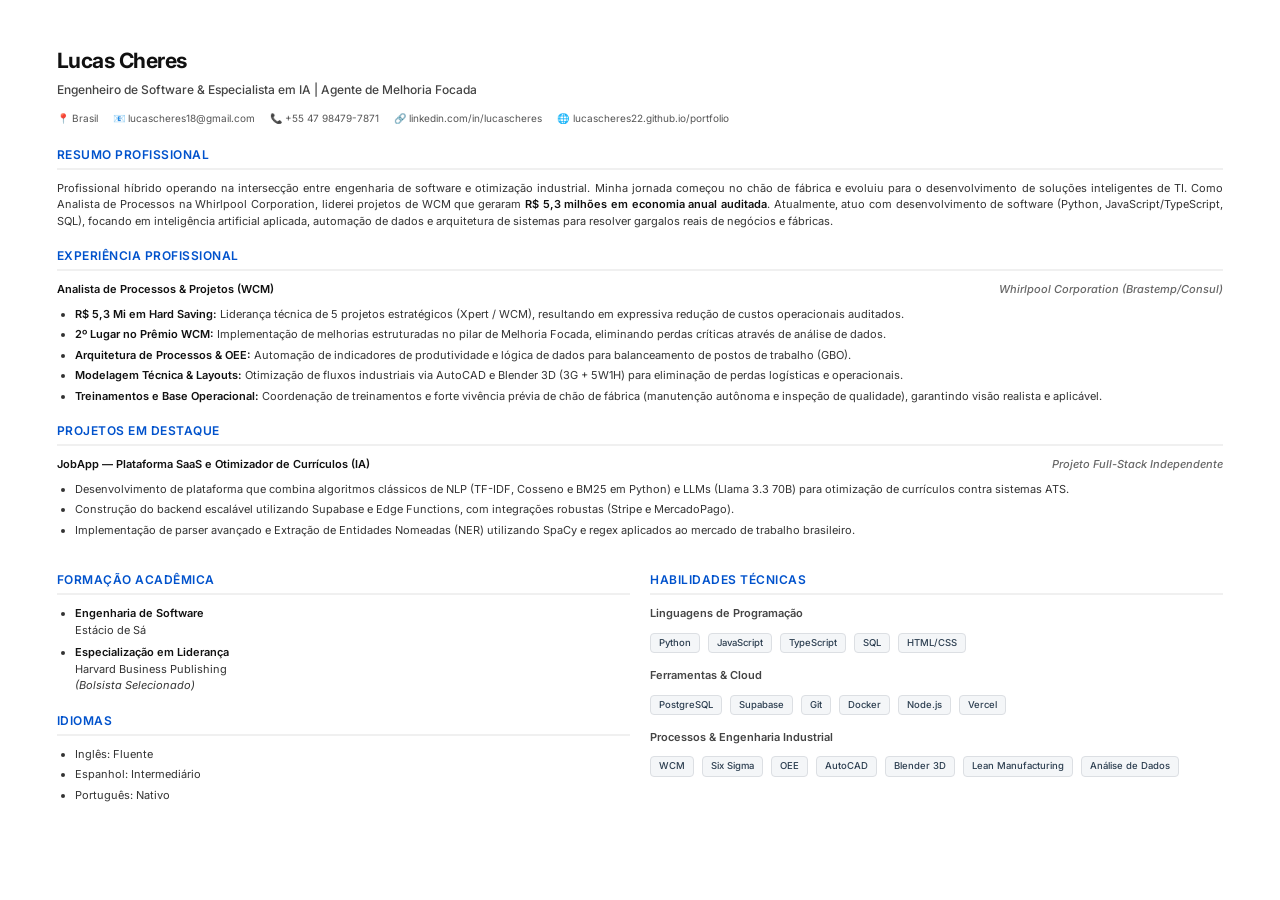
<file: curriculo.html>
<!DOCTYPE html>
<html lang="pt-BR">

<head>
    <meta charset="UTF-8">
    <title>Currículo - Lucas Cheres</title>
    <style>
        @import url('https://fonts.googleapis.com/css2?family=Inter:wght@400;500;600;700&display=swap');

        @page {
            margin: 0;
            /* Let HTML margins handle it for better control */
            size: A4 portrait;
        }

        body {
            font-family: 'Inter', sans-serif;
            color: #222;
            line-height: 1.5;
            margin: 0;
            padding: 12mm 15mm;
            background: #fff;
            box-sizing: border-box;
            -webkit-print-color-adjust: exact;
        }

        h1 { font-size: 21px; margin: 0 0 4px 0; color: #111; font-weight: 700; letter-spacing: -0.5px; }
        h2 { font-size: 12px; color: #0052cc; border-bottom: 2px solid #f0f0f0; padding-bottom: 4px; margin-top: 18px; margin-bottom: 10px; font-weight: 600; text-transform: uppercase; letter-spacing: 0.5px; }
        h3 { font-size: 11px; margin: 0 0 4px 0; color: #111; font-weight: 600; }
        
        .subtitle { font-size: 12px; color: #444; margin-bottom: 12px; font-weight: 500; }
        p { margin: 0 0 10px 0; font-size: 11px; color: #333; text-align: justify; }
        
        ul { margin: 0 0 12px 0; padding-left: 18px; font-size: 11px; color: #333; }
        li { margin-bottom: 4px; text-align: justify; }
        
        .contact-info { display: flex; flex-wrap: wrap; gap: 15px; font-size: 10px; margin-bottom: 20px; color: #555; }
        .contact-info div { display: flex; align-items: center; gap: 4px; }
        
        .grid-2 { display: grid; grid-template-columns: 1fr 1fr; gap: 20px; }
        
        .job-item { margin-bottom: 15px; }
        .job-header { display: flex; justify-content: space-between; align-items: baseline; margin-bottom: 4px; }
        .date { font-size: 11px; color: #666; font-weight: 500; font-style: italic; }
        
        .skills-section h4 { margin: 10px 0 6px 0; font-size: 11px; color: #444; font-weight: 600; }
        .tag { display: inline-block; background: #f4f6f8; border: 1px solid #dcdfe3; color: #2c3e50; padding: 2px 8px; border-radius: 4px; font-size: 9.5px; margin: 0 4px 4px 0; font-weight: 500; }

        strong {
            color: #111;
            font-weight: 600;
        }
    </style>
</head>

<body>
    <h1>Lucas Cheres</h1>
    <div class="subtitle">Engenheiro de Software & Especialista em IA | Agente de Melhoria Focada</div>

    <div class="contact-info">
        <div>📍 Brasil</div>
        <div>📧 lucascheres18@gmail.com</div>
        <div>📞 +55 47 98479-7871</div>
        <div>🔗 linkedin.com/in/lucascheres</div>
        <div>🌐 <a href="https://lucascheres22.github.io/portfolio"
                style="text-decoration: none; color: inherit;">lucascheres22.github.io/portfolio</a></div>
    </div>

    <h2>Resumo Profissional</h2>
    <p>
        Profissional híbrido operando na intersecção entre engenharia de software e otimização industrial. Minha jornada
        começou no chão de fábrica e evoluiu para o desenvolvimento de soluções inteligentes de TI.
        Como Analista de Processos na Whirlpool Corporation, liderei projetos de WCM que geraram <strong>R$ 5,3 milhões
            em economia anual auditada</strong>.
        Atualmente, atuo com desenvolvimento de software (Python, JavaScript/TypeScript, SQL), focando em inteligência
        artificial aplicada, automação de dados e arquitetura de sistemas para resolver gargalos reais de negócios e
        fábricas.
    </p>

    <h2>Experiência Profissional</h2>
    <div class="job-item">
        <div class="job-header">
            <h3>Analista de Processos & Projetos (WCM)</h3>
            <span class="date">Whirlpool Corporation (Brastemp/Consul)</span>
        </div>
        <ul>
            <li><strong>R$ 5,3 Mi em Hard Saving:</strong> Liderança técnica de 5 projetos estratégicos (Xpert / WCM),
                resultando em expressiva redução de custos operacionais auditados.</li>
            <li><strong>2º Lugar no Prêmio WCM:</strong> Implementação de melhorias estruturadas no pilar de Melhoria
                Focada, eliminando perdas críticas através de análise de dados.</li>
            <li><strong>Arquitetura de Processos & OEE:</strong> Automação de indicadores de produtividade e lógica de
                dados para balanceamento de postos de trabalho (GBO).</li>
            <li><strong>Modelagem Técnica & Layouts:</strong> Otimização de fluxos industriais via AutoCAD e Blender 3D
                (3G + 5W1H) para eliminação de perdas logísticas e operacionais.</li>
            <li><strong>Treinamentos e Base Operacional:</strong> Coordenação de treinamentos e forte vivência prévia de
                chão de fábrica (manutenção autônoma e inspeção de qualidade), garantindo visão realista e aplicável.
            </li>
        </ul>
    </div>

    <h2>Projetos em Destaque</h2>
    <div class="job-item">
        <div class="job-header">
            <h3>JobApp — Plataforma SaaS e Otimizador de Currículos (IA)</h3>
            <span class="date">Projeto Full-Stack Independente</span>
        </div>
        <ul>
            <li>Desenvolvimento de plataforma que combina algoritmos clássicos de NLP (TF-IDF, Cosseno e BM25 em Python)
                e LLMs (Llama 3.3 70B) para otimização de currículos contra sistemas ATS.</li>
            <li>Construção do backend escalável utilizando Supabase e Edge Functions, com integrações robustas (Stripe e
                MercadoPago).</li>
            <li>Implementação de parser avançado e Extração de Entidades Nomeadas (NER) utilizando SpaCy e regex
                aplicados ao mercado de trabalho brasileiro.</li>
        </ul>
    </div>

    <div class="grid-2">
        <div>
            <h2>Formação Acadêmica</h2>
            <ul>
                <li><strong>Engenharia de Software</strong><br>Estácio de Sá</li>
                <li style="margin-top: 6px;"><strong>Especialização em Liderança</strong><br>Harvard Business Publishing
                    <br><em>(Bolsista Selecionado)</em></li>
            </ul>

            <h2>Idiomas</h2>
            <ul>
                <li>Inglês: Fluente</li>
                <li>Espanhol: Intermediário</li>
                <li>Português: Nativo</li>
            </ul>
        </div>
        <div>
            <h2>Habilidades Técnicas</h2>
            <div class="skills-section">
                <h4>Linguagens de Programação</h4>
                <div>
                    <span class="tag">Python</span>
                    <span class="tag">JavaScript</span>
                    <span class="tag">TypeScript</span>
                    <span class="tag">SQL</span>
                    <span class="tag">HTML/CSS</span>
                </div>
                <h4>Ferramentas & Cloud</h4>
                <div>
                    <span class="tag">PostgreSQL</span>
                    <span class="tag">Supabase</span>
                    <span class="tag">Git</span>
                    <span class="tag">Docker</span>
                    <span class="tag">Node.js</span>
                    <span class="tag">Vercel</span>
                </div>
                <h4>Processos & Engenharia Industrial</h4>
                <div>
                    <span class="tag">WCM</span>
                    <span class="tag">Six Sigma</span>
                    <span class="tag">OEE</span>
                    <span class="tag">AutoCAD</span>
                    <span class="tag">Blender 3D</span>
                    <span class="tag">Lean Manufacturing</span>
                    <span class="tag">Análise de Dados</span>
                </div>
            </div>
        </div>
    </div>

</body>

</html>
</file>
